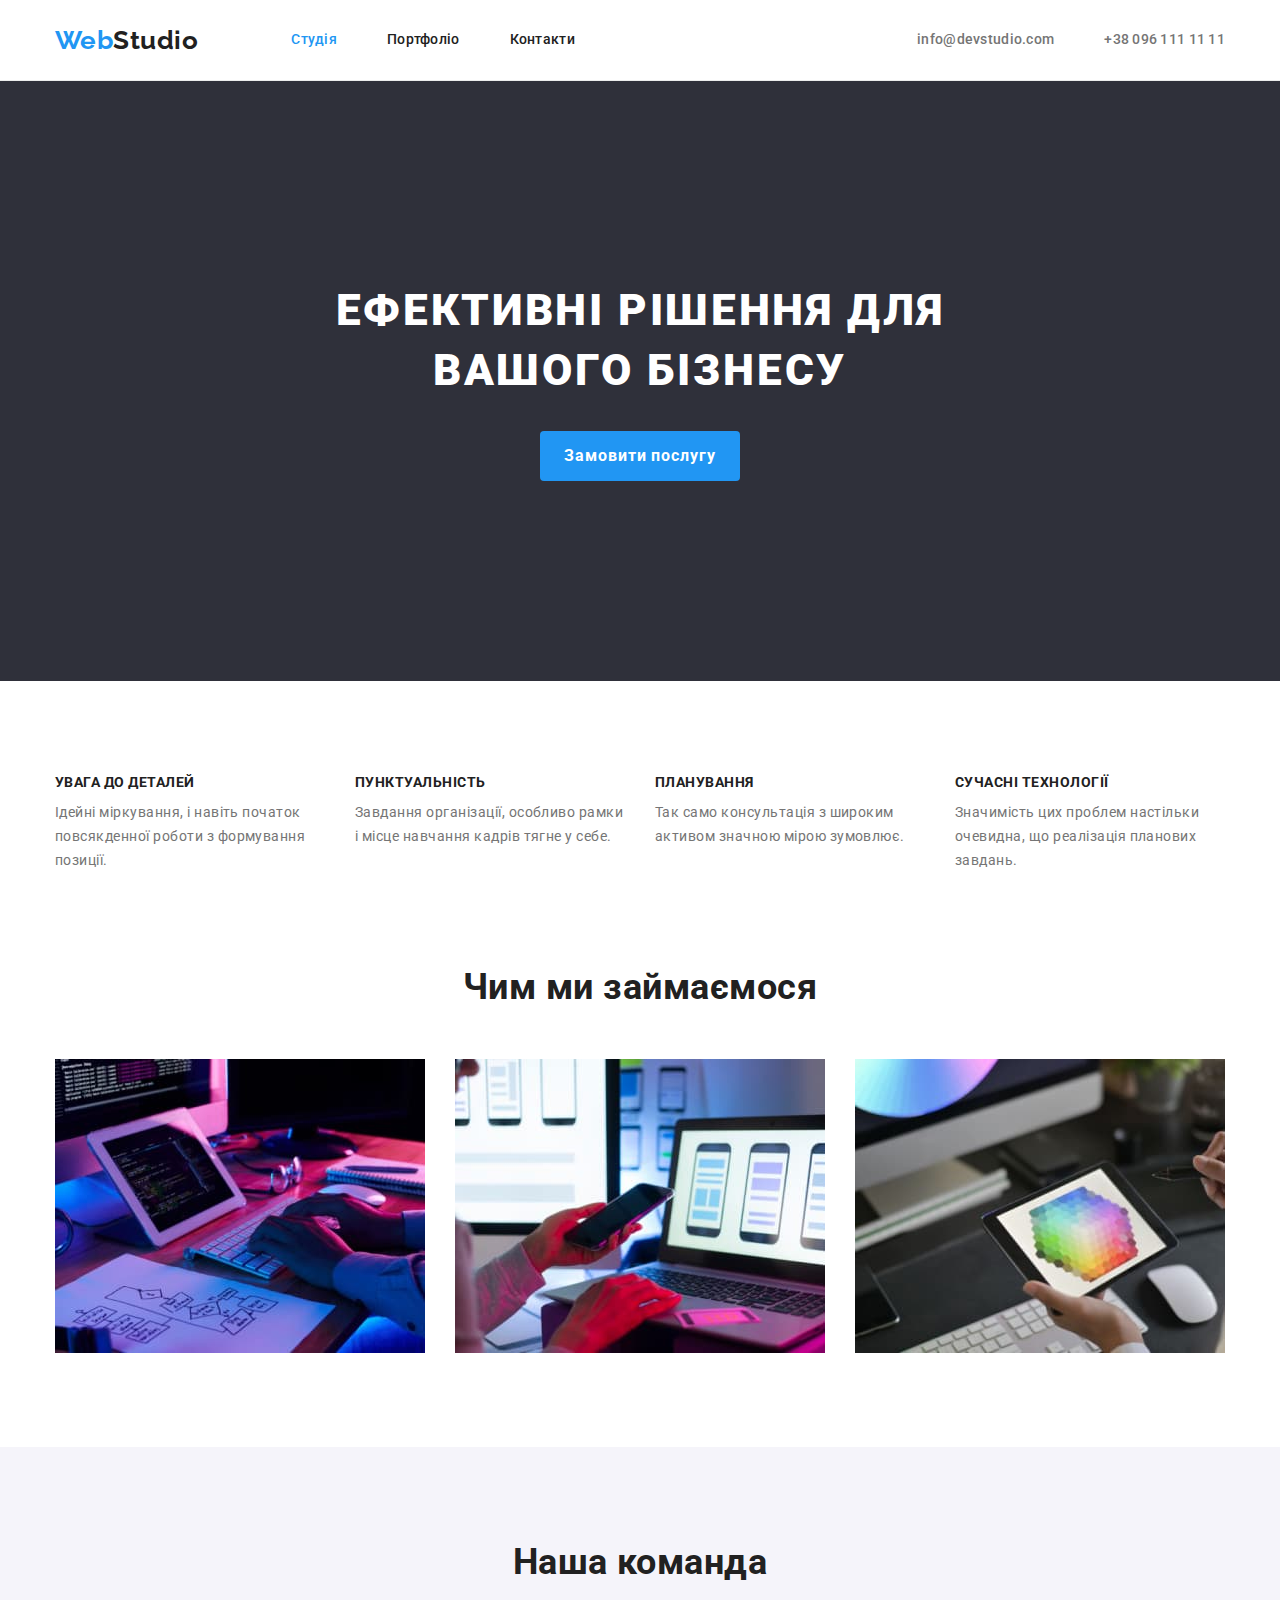
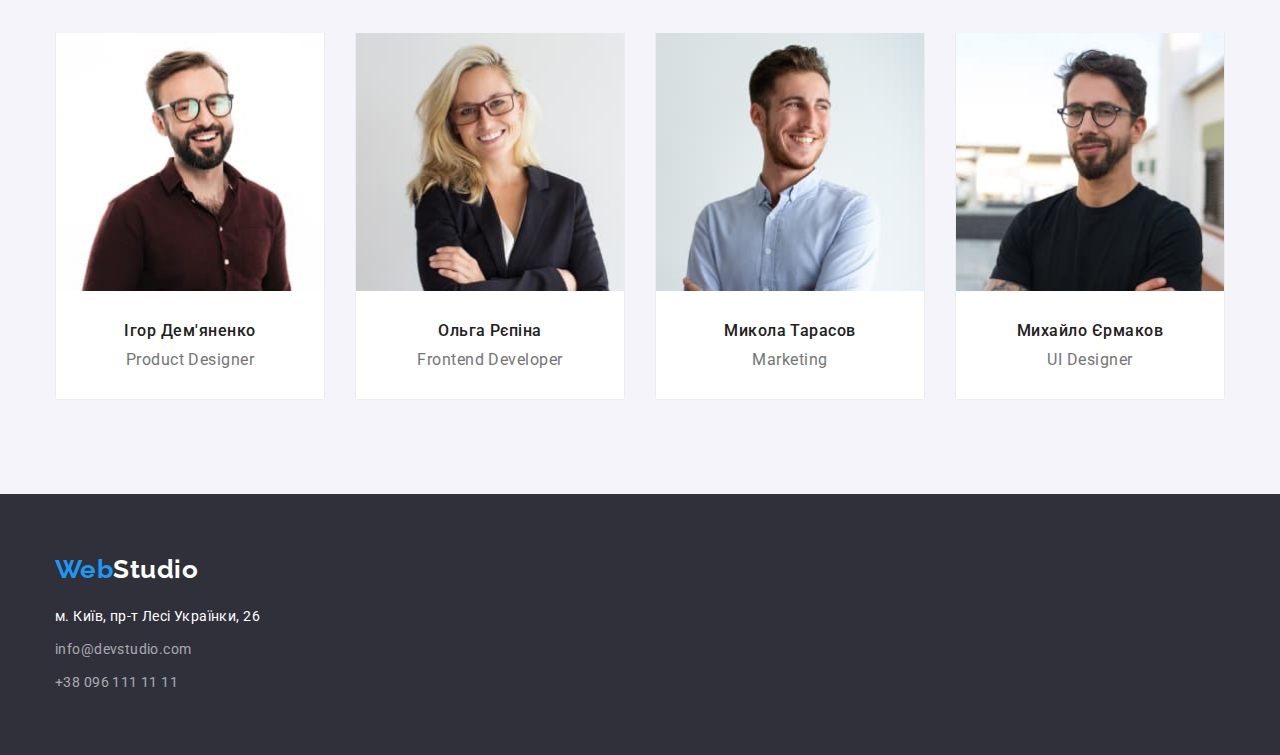
<file: index.html>
<!DOCTYPE html>
<html lang="uk">
  <head>
    <meta charset="UTF-8" />
    <meta name="viewport" content="width=device-width, initial-scale=1.0" />
    <title>Studio</title>
    <link
      rel="stylesheet"
      href="https://fonts.googleapis.com/css2?family=Raleway:wght@700&family=Roboto:wght@400;500;700;900&display=swap"
    />
    <link
      rel="stylesheet"
      href="https://cdnjs.cloudflare.com/ajax/libs/modern-normalize/3.0.1/modern-normalize.min.css"
    />
    <link rel="stylesheet" href="./css/styles.css" />
  </head>

  <body>
    <!-- Шапка сторінки -->
    <header class="page-header">
      <div class="container header-container">
        <nav class="site-nav">
          <a class="logo header-logo" href="./index.html"
            ><span class="logo-accent">Web</span>Studio</a
          >

          <ul class="nav-list">
            <li class="item">
              <a class="header-link nav-link current" href="./index.html"
                >Студія</a
              >
            </li>

            <li class="item">
              <a class="header-link nav-link" href="./portfolio.html"
                >Портфоліо</a
              >
            </li>

            <li class="item">
              <a class="header-link nav-link" href="./index.html">Контакти</a>
            </li>
          </ul>
        </nav>

        <ul class="contacts">
          <li class="item">
            <a class="header-link" href="mailto:info@devstudio.com"
              >info@devstudio.com</a
            >
          </li>

          <li class="item">
            <a class="header-link" href="tel:+380961111111"
              >+38 096 111 11 11</a
            >
          </li>
        </ul>
      </div>
    </header>

    <main>
      <!--Герой-->
      <section class="hero">
        <div class="container">
          <h1 class="hero-title">Ефективні рішення для вашого бізнесу</h1>
          <button class="hero-button" type="button">Замовити послугу</button>
        </div>
      </section>

      <!--Особливості-->
      <section class="section">
        <div class="container">
          <h2 class="section-title visually-hidden">
            Перелік ефективних рішень
          </h2>

          <ul class="features">
            <li class="feature-item">
              <h3 class="feature-subtitle">УВАГА ДО ДЕТАЛЕЙ</h3>
              <p class="feature-text">
                Ідейні міркування, і навіть початок повсякденної роботи з
                формування позиції.
              </p>
            </li>

            <li class="feature-item">
              <h3 class="feature-subtitle">ПУНКТУАЛЬНІСТЬ</h3>
              <p class="feature-text">
                Завдання організації, особливо рамки і місце навчання кадрів
                тягне у себе.
              </p>
            </li>

            <li class="feature-item">
              <h3 class="feature-subtitle">ПЛАНУВАННЯ</h3>
              <p class="feature-text">
                Так само консультація з широким активом значною мірою зумовлює.
              </p>
            </li>

            <li class="feature-item">
              <h3 class="feature-subtitle">СУЧАСНІ ТЕХНОЛОГІЇ</h3>
              <p class="feature-text">
                Значимість цих проблем настільки очевидна, що реалізація
                планових завдань.
              </p>
            </li>
          </ul>
        </div>
      </section>

      <!--Чим ми займаємося-->
      <section class="section no-padding">
        <div class="container">
          <h2 class="section-title">Чим ми займаємося</h2>

          <ul class="works">
            <li>
              <img
                src="./images/box-1.jpg"
                alt="руки фахівця який набирає код на клавіатурі"
                width="370"
                height="294"
              />
            </li>

            <li>
              <img
                src="./images/box-2.jpg"
                alt="фахівець компонує сторінки мобільного додатку"
                width="370"
                height="294"
              />
            </li>

            <li>
              <img
                src="./images/box-3.jpg"
                alt="палітра кольорів на екрані планшета"
                width="370"
                height="294"
              />
            </li>
          </ul>
        </div>
      </section>

      <!--Наша команда-->
      <section class="section colored">
        <div class="container">
          <h2 class="section-title">Наша команда</h2>

          <ul class="team-list">
            <li class="team-card">
              <img
                src="./images/team-card-1.jpg"
                alt="Ігор Дем'яненко"
                width="270"
                height="260"
              />
              <div class="inner-wrap">
                <h3 class="team-subtitle">Ігор Дем'яненко</h3>
                <p class="team-text" lang="en">Product Designer</p>
              </div>
            </li>

            <li class="team-card">
              <img
                src="./images/team-card-2.jpg"
                alt="Ольга Рєпіна"
                width="270"
                height="260"
              />
              <div class="inner-wrap">
                <h3 class="team-subtitle">Ольга Рєпіна</h3>
                <p class="team-text" lang="en">Frontend Developer</p>
              </div>
            </li>

            <li class="team-card">
              <img
                src="./images/team-card-3.jpg"
                alt="Микола Тарасов"
                width="270"
                height="260"
              />
              <div class="inner-wrap">
                <h3 class="team-subtitle">Микола Тарасов</h3>
                <p class="team-text" lang="en">Marketing</p>
              </div>
            </li>

            <li class="team-card">
              <img
                src="./images/team-card-4.jpg"
                alt="Михайло Єрмаков"
                width="270"
                height="260"
              />
              <div class="inner-wrap">
                <h3 class="team-subtitle">Михайло Єрмаков</h3>
                <p class="team-text" lang="en">UI Designer</p>
              </div>
            </li>
          </ul>
        </div>
      </section>
    </main>

    <!--Футер-->
    <footer class="page-footer">
      <div class="container footer-container">
        <a class="logo footer-logo" href="./index.html"
          ><span class="logo-accent">Web</span>Studio</a
        >

        <address class="address">
          <ul class="address-list">
            <li class="item">
              <a
                class="footer-link colored"
                rel="noreferrer noopener"
                href="https://goo.gl/maps/zwCasqjWgcNjda1f8"
                target="_blank"
                >м. Київ, пр-т Лесі Українки, 26</a
              >
            </li>

            <li class="item">
              <a class="footer-link" href="mailto:info@devstudio.com"
                >info@devstudio.com</a
              >
            </li>

            <li class="item">
              <a class="footer-link" href="tel:+380961111111"
                >+38 096 111 11 11</a
              >
            </li>
          </ul>
        </address>
      </div>
    </footer>
  </body>
</html>
</file>
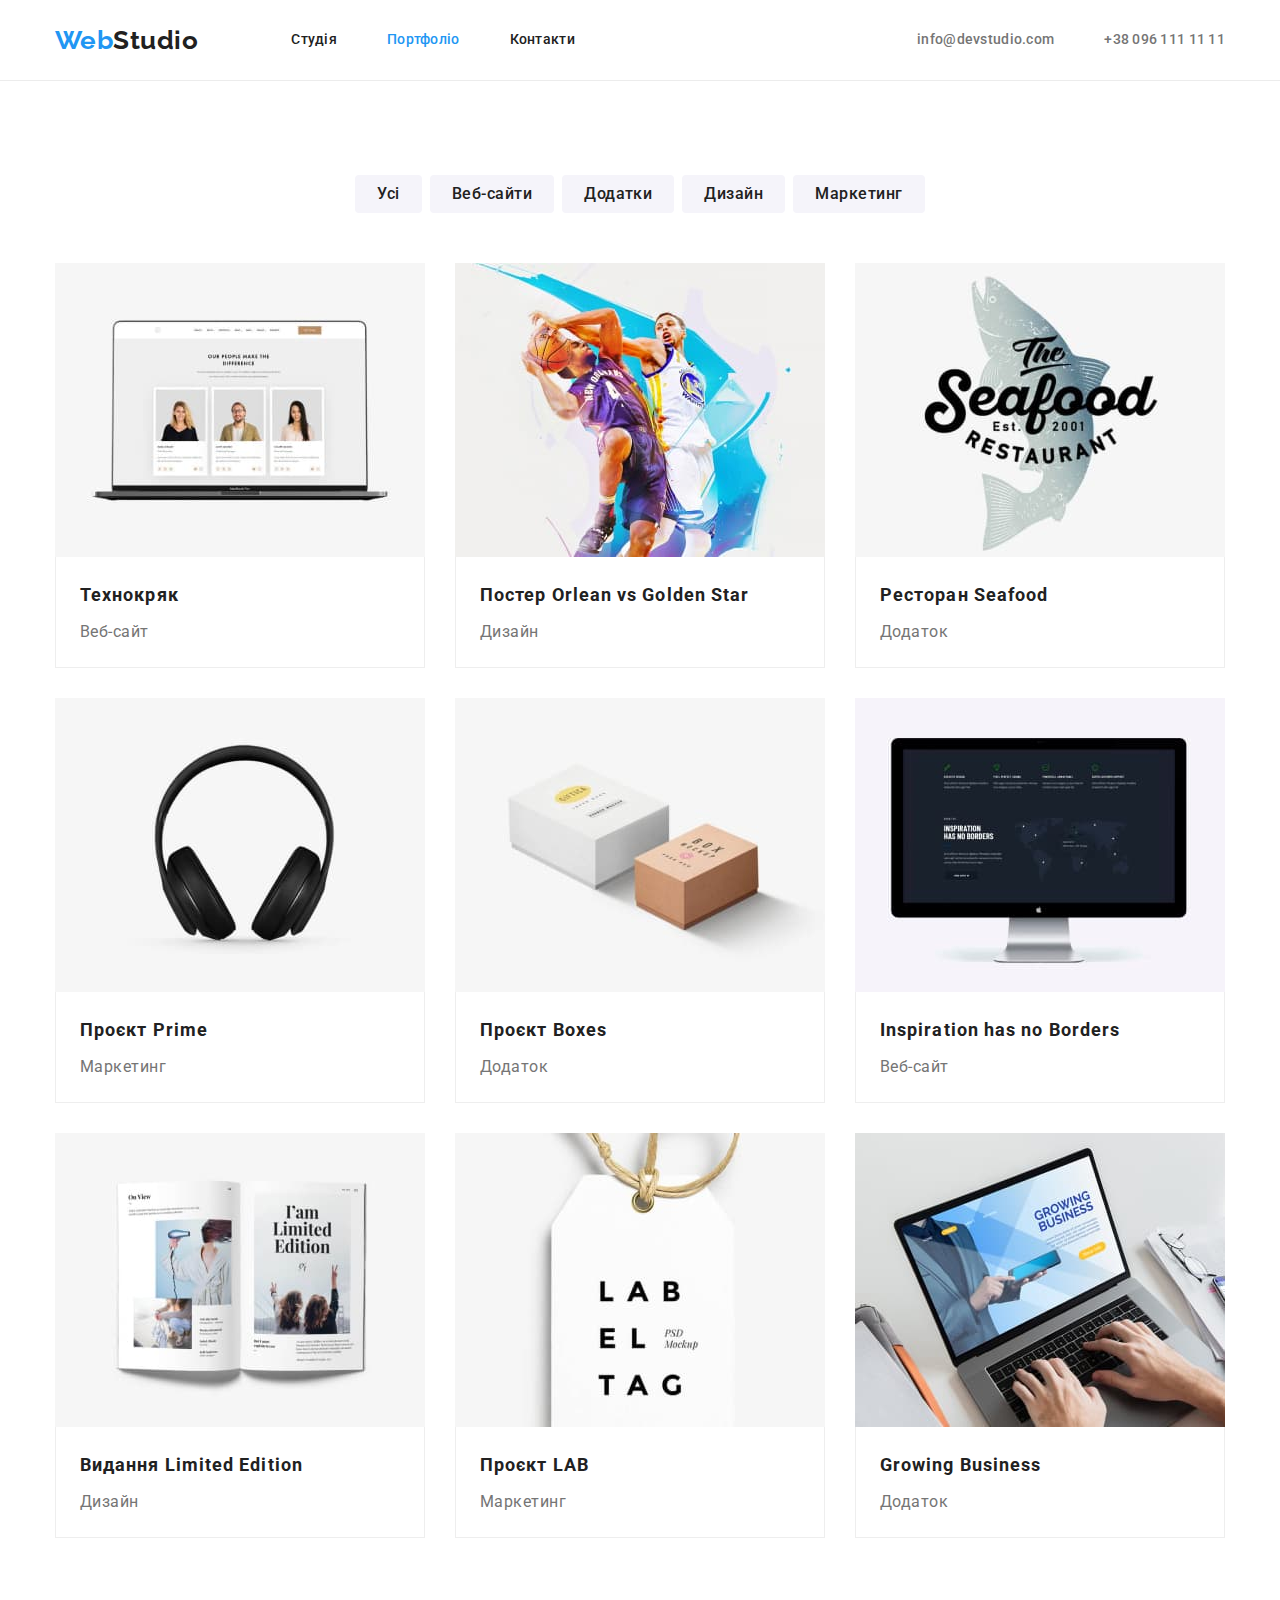
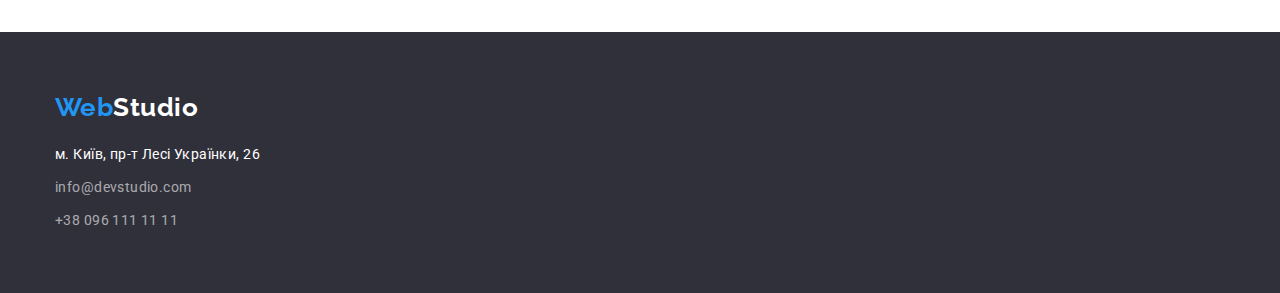
<file: portfolio.html>
<!DOCTYPE html>
<html lang="uk">
  <head>
    <meta charset="UTF-8" />
    <meta name="viewport" content="width=device-width, initial-scale=1.0" />
    <title>Portfolio</title>
    <link
      rel="stylesheet"
      href="https://fonts.googleapis.com/css2?family=Raleway:wght@700&family=Roboto:wght@400;500;700;900&display=swap"
    />
    <link
      rel="stylesheet"
      href="https://cdnjs.cloudflare.com/ajax/libs/modern-normalize/3.0.1/modern-normalize.min.css"
    />
    <link rel="stylesheet" href="./css/styles.css" />
  </head>

  <body>
    <!-- Шапка сторінки -->
    <header class="page-header">
      <div class="container header-container">
        <nav class="site-nav">
          <a class="logo header-logo" href="./index.html"
            ><span class="logo-accent">Web</span>Studio</a
          >

          <ul class="nav-list">
            <li class="item">
              <a class="header-link nav-link" href="./index.html">Студія</a>
            </li>

            <li class="item">
              <a class="header-link nav-link current" href="./portfolio.html"
                >Портфоліо</a
              >
            </li>

            <li class="item">
              <a class="header-link nav-link" href="./index.html">Контакти</a>
            </li>
          </ul>
        </nav>

        <ul class="contacts">
          <li class="item">
            <a class="header-link" href="mailto:info@devstudio.com"
              >info@devstudio.com</a
            >
          </li>

          <li class="item">
            <a class="header-link" href="tel:+380961111111"
              >+38 096 111 11 11</a
            >
          </li>
        </ul>
      </div>
    </header>

    <main>
      <!--Портфоліо-->
      <section class="section">
        <div class="container">
          <h1 class="portfolio-title visually-hidden">Портфоліо</h1>
          <ul class="portfolio-filter">
            <li class="item">
              <button class="button" type="button">Усі</button>
            </li>

            <li class="item">
              <button class="button" type="button">Веб-сайти</button>
            </li>

            <li class="item">
              <button class="button" type="button">Додатки</button>
            </li>

            <li class="item">
              <button class="button" type="button">Дизайн</button>
            </li>

            <li class="item">
              <button class="button" type="button">Маркетинг</button>
            </li>
          </ul>

          <ul class="portfolio-list">
            <li class="portfolio-item">
              <a class="portfolio-link" href="#">
                <img
                  src="./images/technokriack.jpg"
                  alt="Сторінка на дісплеї ноутбука"
                  width="370"
                  height="294"
                />
                <div class="portfolio-content">
                  <h2 class="portfolio-subtitle">Технокряк</h2>
                  <p class="portfolio-text">Веб-сайт</p>
                </div>
              </a>
            </li>

            <li class="portfolio-item">
              <a class="portfolio-link" href="#">
                <img
                  src="./images/poster-sport.jpg"
                  alt="Два баскетболіста борються за м'яч"
                  width="370"
                  height="294"
                />
                <div class="portfolio-content">
                  <h2 class="portfolio-subtitle">
                    Постер <span lang="en">Orlean vs Golden Star</span>
                  </h2>
                  <p class="portfolio-text">Дизайн</p>
                </div>
              </a>
            </li>

            <li class="portfolio-item">
              <a class="portfolio-link" href="#">
                <img
                  src="./images/seafood.jpg"
                  alt="Назва ресторану на фоні риби"
                  width="370"
                  height="294"
                />
                <div class="portfolio-content">
                  <h2 class="portfolio-subtitle">
                    Ресторан <span lang="en">Seafood</span>
                  </h2>
                  <p class="portfolio-text">Додаток</p>
                </div>
              </a>
            </li>

            <li class="portfolio-item">
              <a class="portfolio-link" href="#">
                <img
                  src="./images/project-prime.jpg"
                  alt="Навушники"
                  width="370"
                  height="294"
                />
                <div class="portfolio-content">
                  <h2 class="portfolio-subtitle">
                    Проєкт <span lang="en">Prime</span>
                  </h2>
                  <p class="portfolio-text">Маркетинг</p>
                </div>
              </a>
            </li>

            <li class="portfolio-item">
              <a class="portfolio-link" href="#">
                <img
                  src="./images/project-boxes.jpg"
                  alt="Біла та коричнева коробки"
                  width="370"
                  height="294"
                />
                <div class="portfolio-content">
                  <h2 class="portfolio-subtitle">
                    Проєкт <span lang="en">Boxes</span>
                  </h2>
                  <p class="portfolio-text">Додаток</p>
                </div>
              </a>
            </li>

            <li class="portfolio-item">
              <a class="portfolio-link" href="#">
                <img
                  src="./images/inspiration.jpg"
                  alt="Сторінка на моніторі комп'ютера"
                  width="370"
                  height="294"
                />
                <div class="portfolio-content">
                  <h2 class="portfolio-subtitle" lang="en">
                    Inspiration has no Borders
                  </h2>
                  <p class="portfolio-text">Веб-сайт</p>
                </div>
              </a>
            </li>

            <li class="portfolio-item">
              <a class="portfolio-link" href="#">
                <img
                  src="./images/limited-edition.jpg"
                  alt="Розгорнутий журнал"
                  width="370"
                  height="294"
                />
                <div class="portfolio-content">
                  <h2 class="portfolio-subtitle">
                    Видання <span lang="en">Limited Edition</span>
                  </h2>
                  <p class="portfolio-text">Дизайн</p>
                </div>
              </a>
            </li>

            <li class="portfolio-item">
              <a class="portfolio-link" href="#">
                <img
                  src="./images/project-lab.jpg"
                  alt="Бирка з написом"
                  width="370"
                  height="294"
                />
                <div class="portfolio-content">
                  <h2 class="portfolio-subtitle">
                    Проєкт <span lang="en">LAB</span>
                  </h2>
                  <p class="portfolio-text">Маркетинг</p>
                </div>
              </a>
            </li>

            <li class="portfolio-item">
              <a class="portfolio-link" href="#">
                <img
                  src="./images/growing-business.jpg"
                  alt="Сторінка додатку на моніторі ноутбука"
                  width="370"
                  height="294"
                />
                <div class="portfolio-content">
                  <h2 class="portfolio-subtitle" lang="en">Growing Business</h2>
                  <p class="portfolio-text">Додаток</p>
                </div>
              </a>
            </li>
          </ul>
        </div>
      </section>
    </main>

    <!--Футер-->
    <footer class="page-footer">
      <div class="container footer-container">
        <a class="logo footer-logo" href="./index.html"
          ><span class="logo-accent">Web</span>Studio</a
        >

        <address class="address">
          <ul class="address-list">
            <li class="item">
              <a
                class="footer-link colored"
                rel="noreferrer noopener"
                href="https://goo.gl/maps/zwCasqjWgcNjda1f8"
                target="_blank"
                >м. Київ, пр-т Лесі Українки, 26</a
              >
            </li>

            <li class="item">
              <a class="footer-link" href="mailto:info@devstudio.com"
                >info@devstudio.com</a
              >
            </li>

            <li class="item">
              <a class="footer-link" href="tel:+380961111111"
                >+38 096 111 11 11</a
              >
            </li>
          </ul>
        </address>
      </div>
    </footer>
  </body>
</html>
</file>
<file: css/styles.css>
/* --- Основний колір тексту #757575 --- */
/* --- Вторинний колір тексту rgba(255, 255, 255, 0.6) --- */
/* --- Колір тексту заголовків #212121 --- */
/* --- Акцентний колір #2196f3 --- */
/* --- Первинний колір фону #fff --- */
/* --- Вторинний колір фону #2f303a --- */
/* --- Додатковий колір фону #f5f4fa --- */
/* --- Колір межі хедеру і картки члена команди #ececec --- */
/* --- Колір межі картки портфоліо #eee --- */
/* --- Колір фону активної кнопки #188ce8 --- */

:root {
  --primary-text-color: #757575;
  --secondary-text-color: rgb(255 255 255 / 0.6);
  --title-text-color: #212121;
  --accent-color: #2196f3;
  --primary-bg-color: #fff;
  --secondary-bg-color: #2f303a;
  --additional-bg-color: #f5f4fa;
  --primary-border-color: #ececec;
  --secondary-border-color: #eee;
  --button-active-color: #188ce8;
}

body {
  font-family: Roboto, sans-serif;
  letter-spacing: 0.03em;
  color: var(--primary-text-color);
  background-color: var(--primary-bg-color);
}

h1,
h2,
h3,
p {
  margin-top: 0;
  margin-bottom: 0;
}

a {
  text-decoration: none;
}

button {
  font-size: 16px;
  cursor: pointer;
  border: 0;
  border-radius: 4px;
}

img {
  display: block;
  max-width: 100%;
  height: auto;
}

ul {
  margin: 0;
  padding: 0;
  list-style: none;
}

/* ---header--- */

.page-header {
  border-bottom: 1px solid var(--primary-border-color);
}

.header-container {
  display: flex;
  justify-content: space-between;
}

/* ---navigation--- */

.site-nav {
  display: flex;
  align-items: center;
  gap: 93px;
}

/* ---logo--- */

.logo {
  font-family: Raleway, sans-serif;
  font-weight: 700;
  font-size: 26px;
  line-height: 1.19;
}

.header-logo {
  display: block;
  padding-top: 24px;
  padding-bottom: 24px;
  color: var(--title-text-color);
}

.header-logo:hover,
.header-logo:focus {
  color: var(--accent-color);
}

.logo-accent {
  color: var(--accent-color);
}

/* ---nav-list--- */

.nav-list {
  display: flex;
  gap: 50px;
}

.page-header .header-link {
  display: block;
  padding-top: 32px;
  padding-bottom: 32px;
  font-weight: 500;
  font-size: 14px;
  line-height: 1.14;
  letter-spacing: 0.02em;
}

.page-header .header-link:hover,
.page-header .header-link:focus {
  color: var(--accent-color);
}

.header-link.nav-link {
  color: var(--title-text-color);
}

.nav-link.current {
  color: var(--accent-color);
}

.contacts {
  display: flex;
  gap: 50px;
}

.contacts .header-link {
  color: var(--primary-text-color);
}

/* ---hero--- */

.hero {
  padding-top: 200px;
  padding-bottom: 200px;
  text-align: center;
  background-color: var(--secondary-bg-color);
}

.hero-title {
  margin-left: auto;
  margin-right: auto;
  margin-bottom: 30px;
  max-width: 696px;
  font-weight: 900;
  font-size: 44px;
  line-height: 1.36;
  letter-spacing: 0.06em;
  color: var(--primary-bg-color);
  text-transform: uppercase;
}

.hero-button {
  padding: 10px 24px;
  font-weight: 700;
  line-height: 1.88;
  letter-spacing: 0.06em;
  color: var(--primary-bg-color);
  background-color: var(--accent-color);
}

.hero-button:hover,
.hero-button:focus {
  background-color: var(--button-active-color);
}

/* ---section--- */

.section {
  padding-top: 94px;
  padding-bottom: 94px;
}

.section.colored {
  background-color: var(--additional-bg-color);
}

.section.no-padding {
  padding-top: 0;
}

.container {
  margin-left: auto;
  margin-right: auto;
  padding-left: 15px;
  padding-right: 15px;
  width: 1200px;
}

.section-title {
  margin-bottom: 50px;
  font-size: 36px;
  line-height: 1.17;
  color: var(--title-text-color);
  text-align: center;
}

.visually-hidden {
  position: absolute;
  margin: -1px;
  padding: 0;
  width: 1px;
  height: 1px;
  border: 0;
  white-space: nowrap;
  clip-path: inset(100%);
  overflow: hidden;
}

/* ---features--- */

.features {
  display: flex;
  gap: 30px;
}

.feature-item {
  flex-basis: calc((100% - 3 * 30px) / 4);
}

.feature-subtitle {
  margin-bottom: 10px;
  font-size: 14px;
  line-height: 1.14;
  color: var(--title-text-color);
}

.feature-text {
  font-size: 14px;
  line-height: 1.71;
}

/* ---works--- */

.works {
  display: flex;
  gap: 30px;
}

/* ---team--- */

.team-list {
  display: flex;
  gap: 30px;
}

.team-card {
  border-right: 1px solid var(--primary-border-color);
  border-bottom: 1px solid var(--primary-border-color);
  border-left: 1px solid var(--primary-border-color);
  border-bottom-right-radius: 4px;
  border-bottom-left-radius: 4px;
}

.inner-wrap {
  padding-top: 30px;
  padding-bottom: 30px;
  text-align: center;
  background-color: var(--primary-bg-color);
}

.team-subtitle {
  margin-bottom: 10px;
  font-weight: 500;
  font-size: 16px;
  line-height: 1.19;
  color: var(--title-text-color);
}

.team-text {
  font-size: 16px;
  line-height: 1.19;
}

/* ---footer--- */

.page-footer {
  padding-top: 60px;
  padding-bottom: 60px;
  background-color: var(--secondary-bg-color);
}

.footer-logo {
  display: inline-block;
  margin-bottom: 20px;
  color: var(--primary-bg-color);
}

.footer-logo:hover,
.footer-logo:focus {
  color: var(--accent-color);
}

/* ---address--- */

.address {
  font-style: normal;
}

.address-list > .item:not(:last-child) {
  margin-bottom: 9px;
}

.footer-link {
  display: inline-block;
  font-weight: 400;
  font-size: 14px;
  line-height: 1.71;
  letter-spacing: 0.03em;
  color: var(--secondary-text-color);
}

.footer-link.colored {
  color: var(--primary-bg-color);
}

.footer-link:hover,
.footer-link:focus {
  color: var(--accent-color);
}

/* --------------Portfolio----------------- */

/* ---filter--- */

.portfolio-filter {
  display: flex;
  justify-content: center;
  gap: 8px;
  margin-bottom: 50px;
}

.portfolio-filter .button {
  padding: 6px 22px;
  font-weight: 500;
  line-height: 1.63;
  letter-spacing: 0.03em;
  color: var(--title-text-color);
  background-color: var(--additional-bg-color);
}

.portfolio-filter .button:hover,
.portfolio-filter .button:focus {
  color: var(--primary-bg-color);
  background-color: var(--accent-color);
}

/* ---portfolio-list--- */

.portfolio-list {
  display: flex;
  flex-wrap: wrap;
  gap: 30px;
}

.portfolio-content {
  padding: 20px 24px;
  border-right: 1px solid var(--secondary-border-color);
  border-bottom: 1px solid var(--secondary-border-color);
  border-left: 1px solid var(--secondary-border-color);
}

.portfolio-subtitle {
  margin-bottom: 4px;
  font-size: 18px;
  line-height: 2;
  letter-spacing: 0.06em;
  color: var(--title-text-color);
}

.portfolio-text {
  font-size: 16px;
  line-height: 1.88;
  color: var(--primary-text-color);
}
</file>
